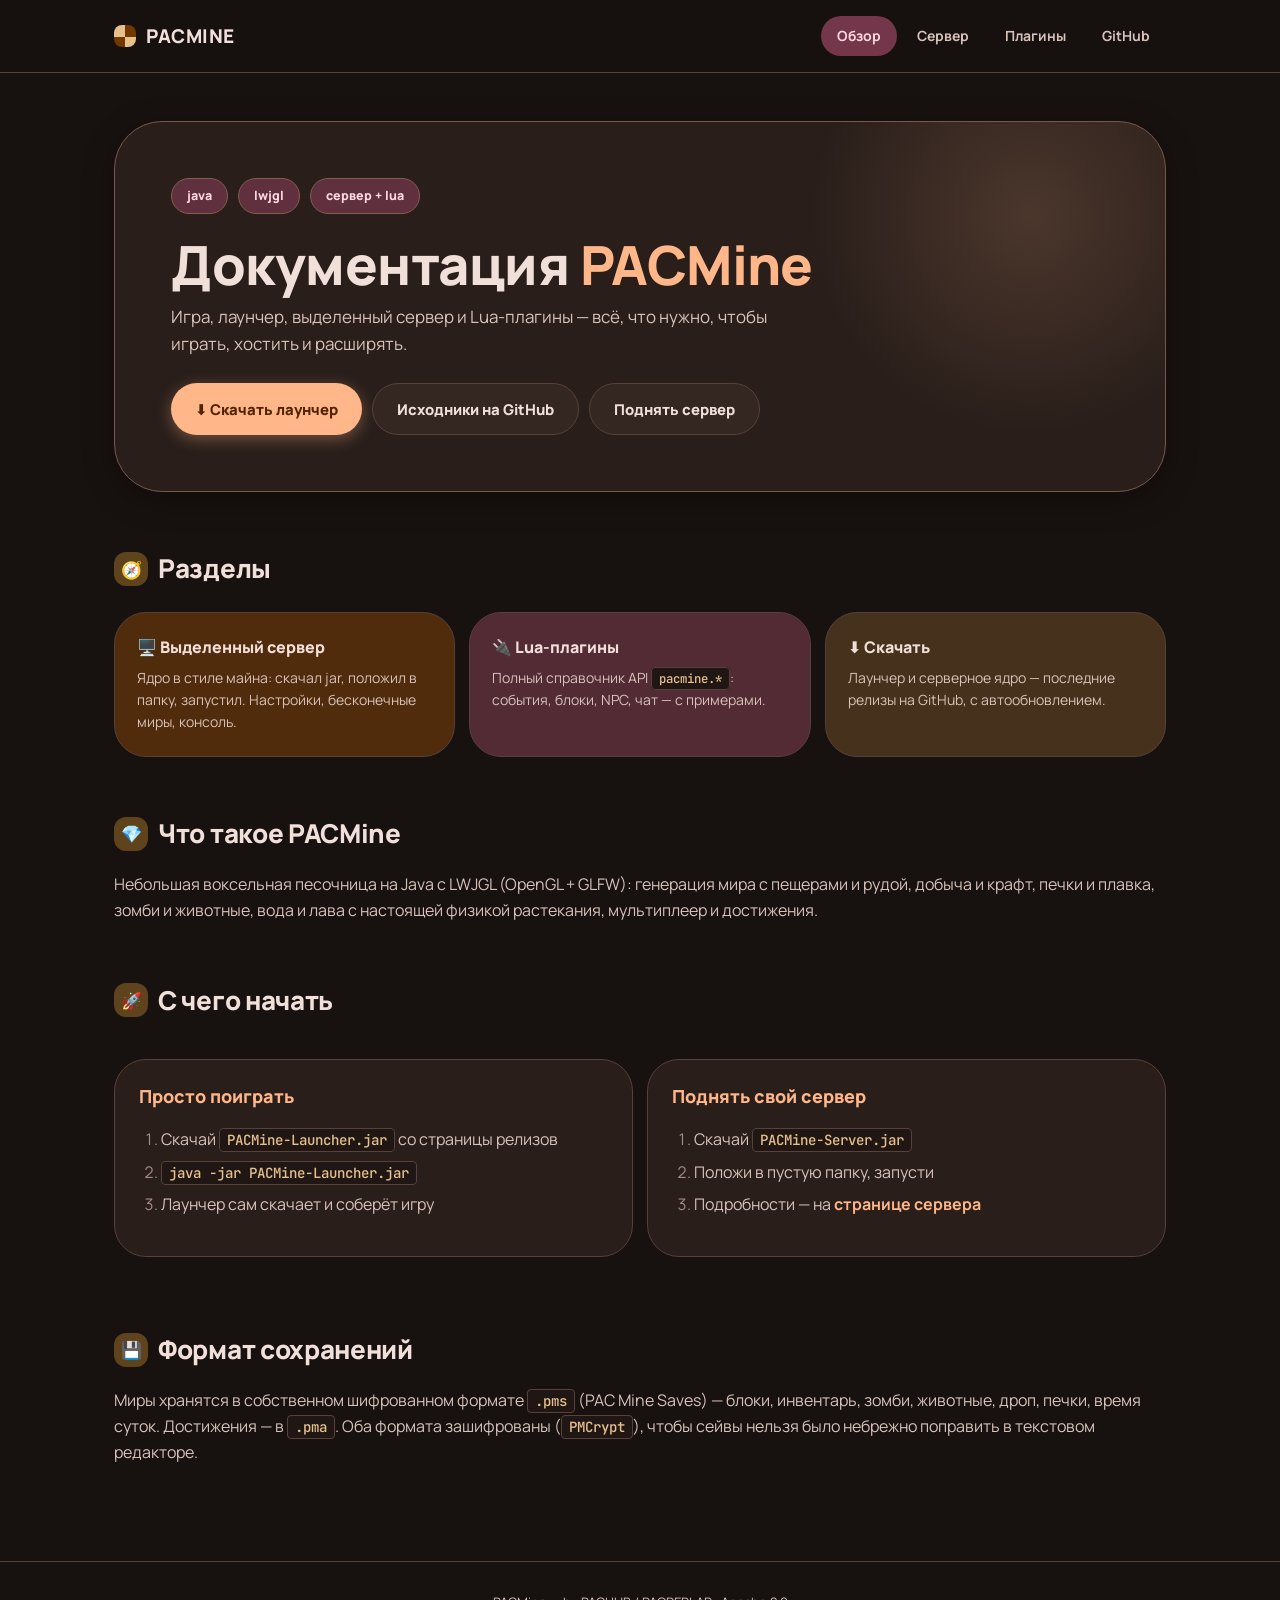
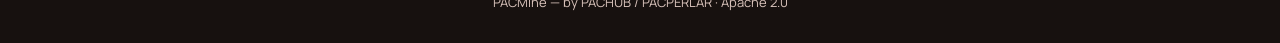
<file: docs/index.html>
<!doctype html>
<html lang="ru">
<head>
<meta charset="utf-8">
<meta name="viewport" content="width=device-width, initial-scale=1">
<title>PACMine — документация</title>
<link rel="stylesheet" href="style.css">
</head>
<body>
<header><div class="hrow">
  <div class="logo"><span class="px"></span>PACMINE</div>
  <nav>
    <a href="index.html" class="active">Обзор</a>
    <a href="server.html">Сервер</a>
    <a href="plugins.html">Плагины</a>
    <a href="https://github.com/PacHub228/PACMine" target="_blank">GitHub</a>
  </nav>
</div></header>

<div class="wrap">
  <div class="hero">
    <div class="hero-box">
      <div class="chips">
        <span class="chip">java</span>
        <span class="chip">lwjgl</span>
        <span class="chip">сервер + lua</span>
      </div>
      <h1>Документация <span class="accent">PACMine</span></h1>
      <p class="lead">Игра, лаунчер, выделенный сервер и Lua-плагины — всё, что нужно, чтобы играть, хостить и расширять.</p>
      <div class="btn-row">
        <a class="btn btn-pri" href="https://github.com/PacHub228/PACMine/releases" target="_blank">⬇ Скачать лаунчер</a>
        <a class="btn btn-ton" href="https://github.com/PacHub228/PACMine" target="_blank">Исходники на GitHub</a>
        <a class="btn btn-ton" href="server.html">Поднять сервер</a>
      </div>
    </div>
  </div>

  <h2><span class="ic">🧭</span>Разделы</h2>
  <div class="grid">
    <a class="tile t-primary" href="server.html">
      <h3>🖥️ Выделенный сервер</h3>
      <p>Ядро в стиле майна: скачал jar, положил в папку, запустил. Настройки, бесконечные миры, консоль.</p>
    </a>
    <a class="tile t-secondary" href="plugins.html">
      <h3>🔌 Lua-плагины</h3>
      <p>Полный справочник API <code>pacmine.*</code>: события, блоки, NPC, чат — с примерами.</p>
    </a>
    <a class="tile t-tertiary" href="https://github.com/PacHub228/PACMine/releases" target="_blank">
      <h3>⬇️ Скачать</h3>
      <p>Лаунчер и серверное ядро — последние релизы на GitHub, с автообновлением.</p>
    </a>
  </div>

  <h2><span class="ic">💎</span>Что такое PACMine</h2>
  <p>
    Небольшая воксельная песочница на Java с LWJGL (OpenGL + GLFW): генерация мира с пещерами и рудой,
    добыча и крафт, печки и плавка, зомби и животные, вода и лава с настоящей физикой растекания,
    мультиплеер и достижения.
  </p>

  <h2><span class="ic">🚀</span>С чего начать</h2>
  <div class="grid two">
    <div class="card">
      <h3>Просто поиграть</h3>
      <ol>
        <li>Скачай <code>PACMine-Launcher.jar</code> со страницы релизов</li>
        <li><code>java -jar PACMine-Launcher.jar</code></li>
        <li>Лаунчер сам скачает и соберёт игру</li>
      </ol>
    </div>
    <div class="card">
      <h3>Поднять свой сервер</h3>
      <ol>
        <li>Скачай <code>PACMine-Server.jar</code></li>
        <li>Положи в пустую папку, запусти</li>
        <li>Подробности — на <a class="link" href="server.html">странице сервера</a></li>
      </ol>
    </div>
  </div>

  <h2><span class="ic">💾</span>Формат сохранений</h2>
  <p>
    Миры хранятся в собственном шифрованном формате <code>.pms</code> (PAC Mine Saves) — блоки, инвентарь,
    зомби, животные, дроп, печки, время суток. Достижения — в <code>.pma</code>. Оба формата зашифрованы
    (<code>PMCrypt</code>), чтобы сейвы нельзя было небрежно поправить в текстовом редакторе.
  </p>
</div>

<footer>PACMine — by PACHUB / PACPERLAR · <a href="https://github.com/PacHub228/PACMine/blob/main/LICENSE">Apache 2.0</a></footer>
</body>
</html>
</file>
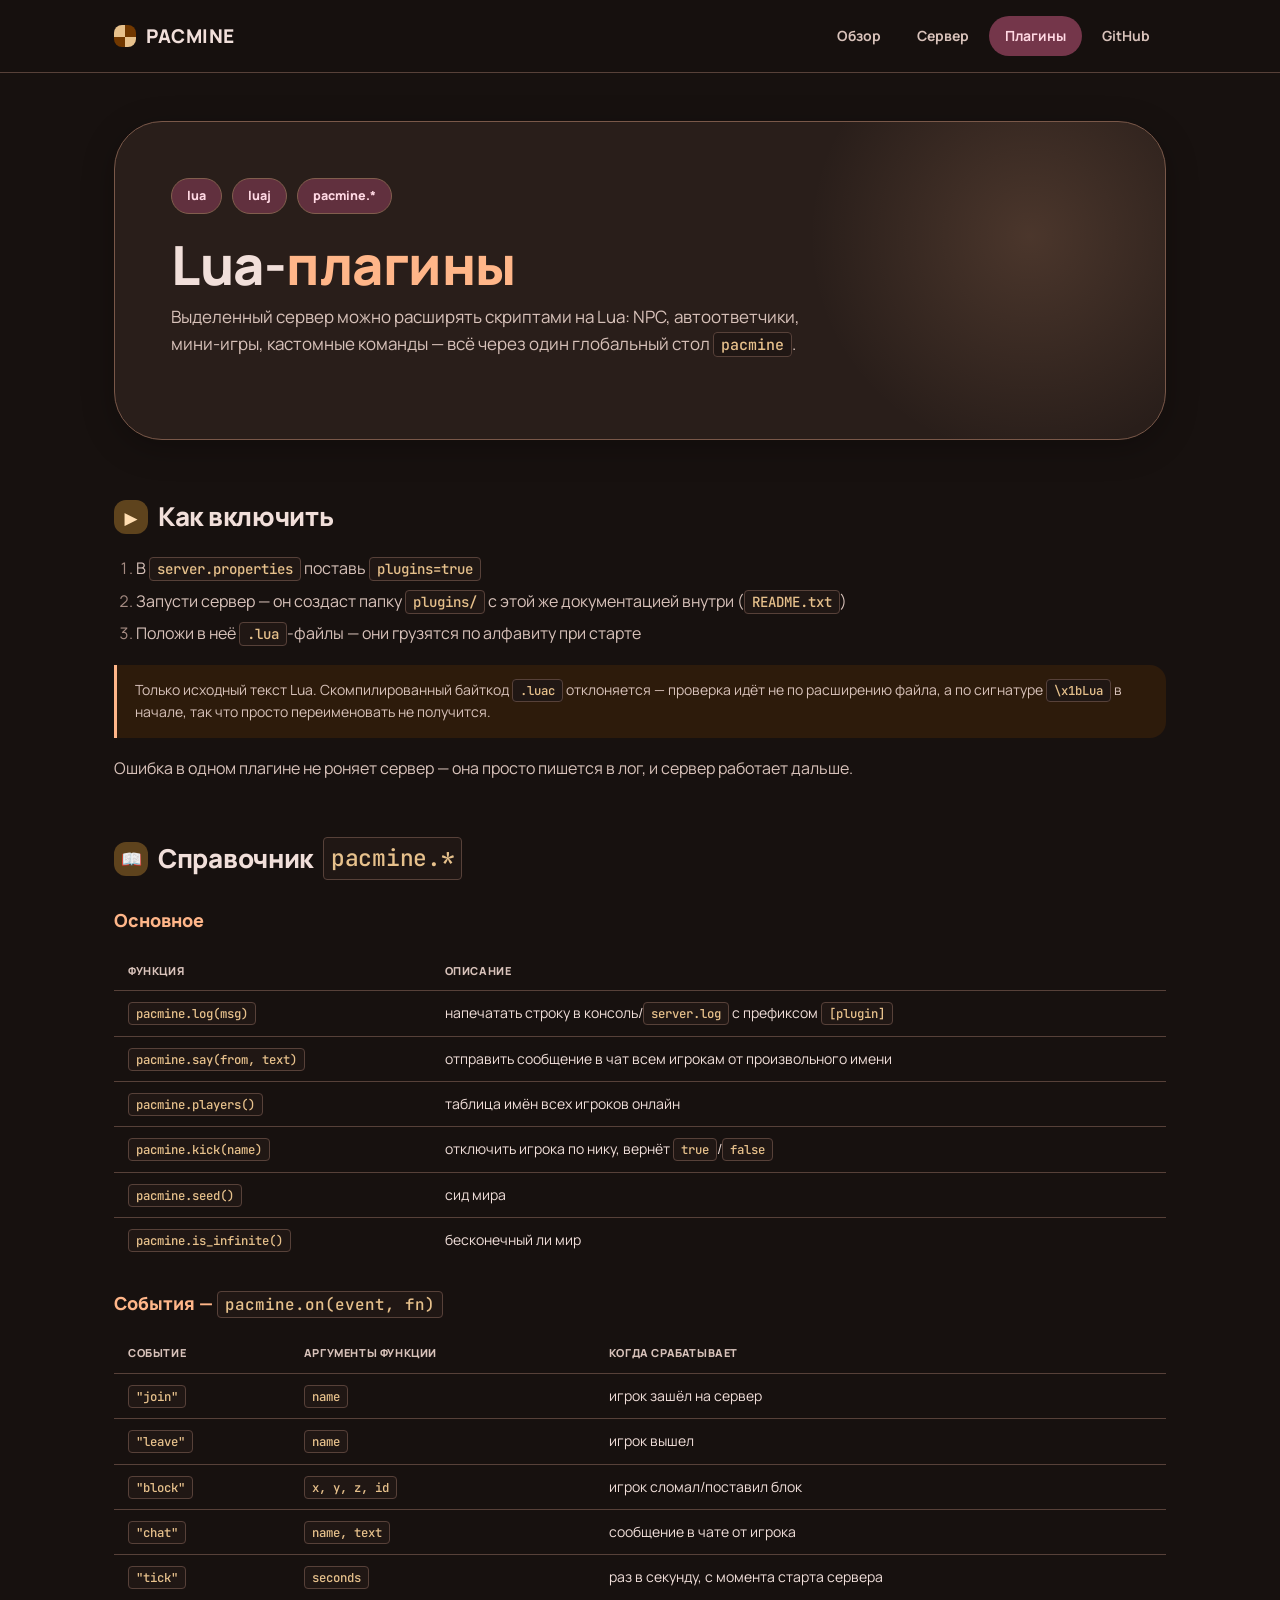
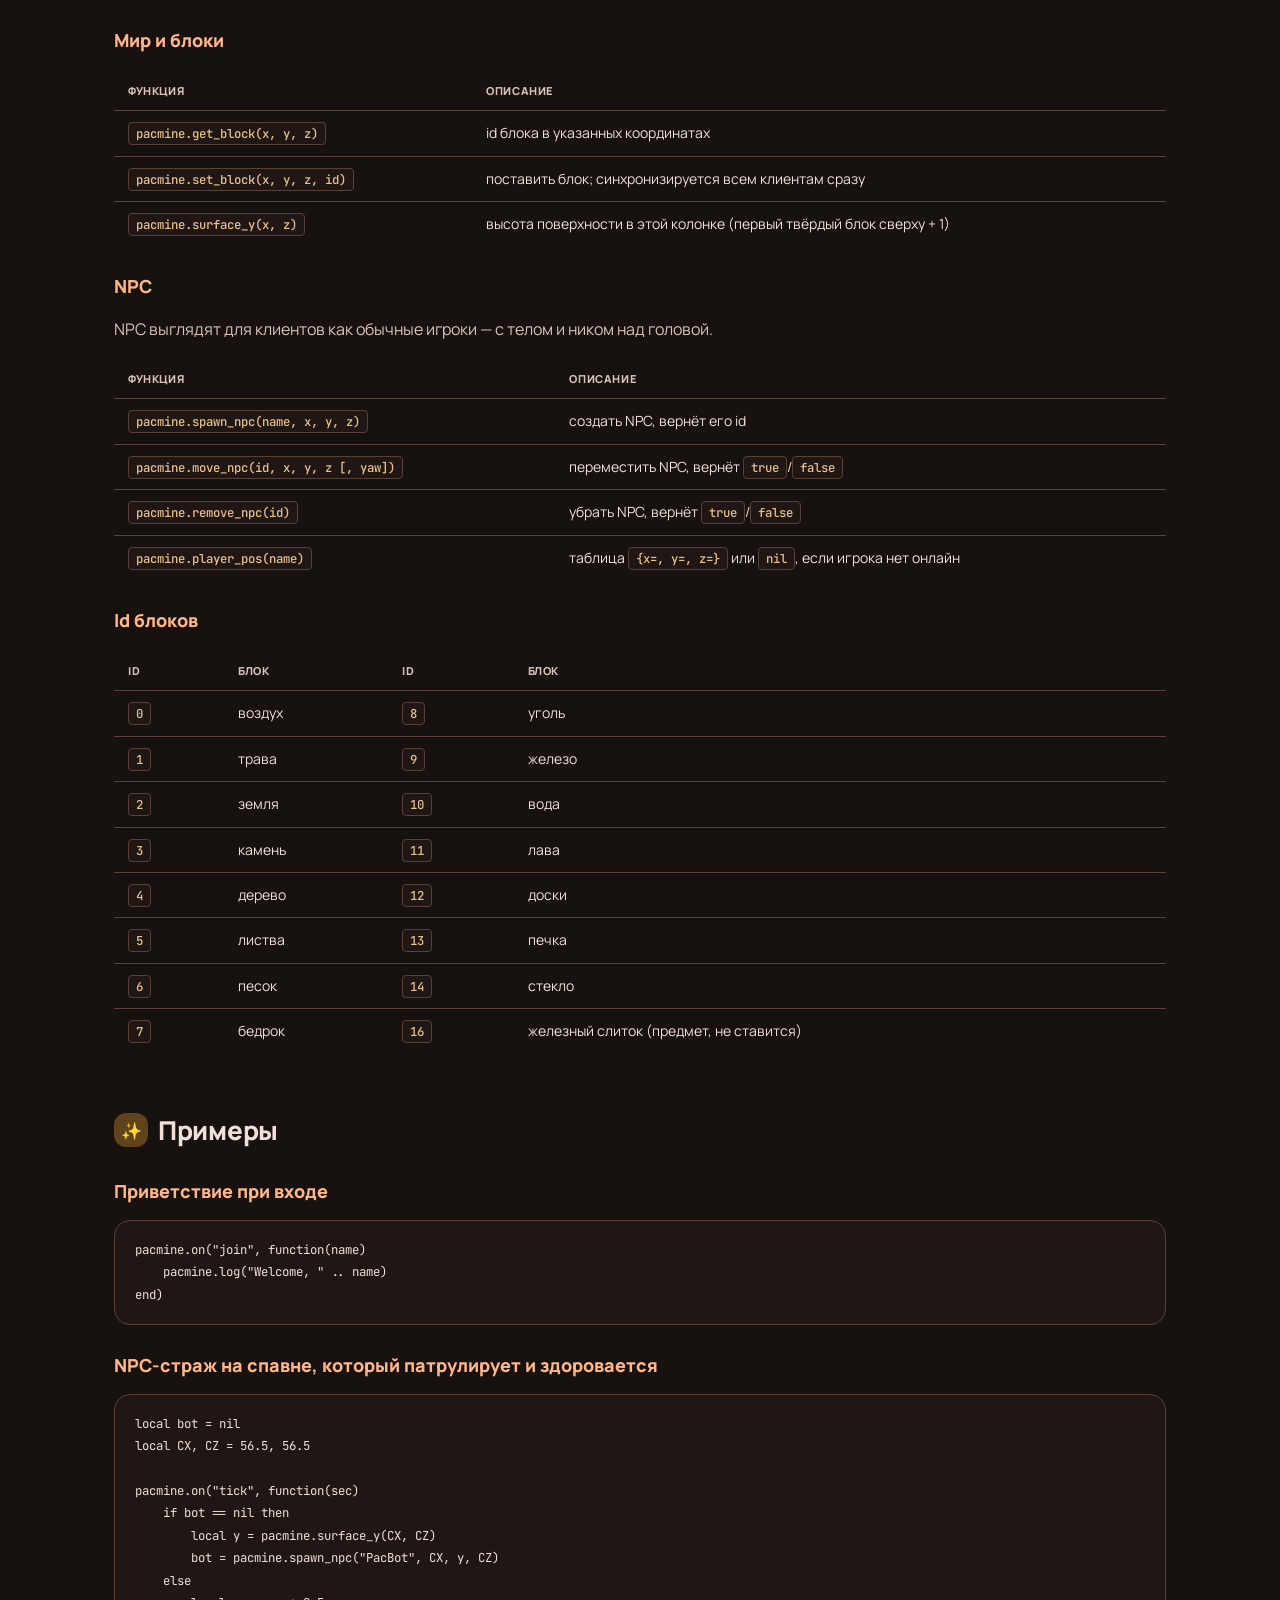
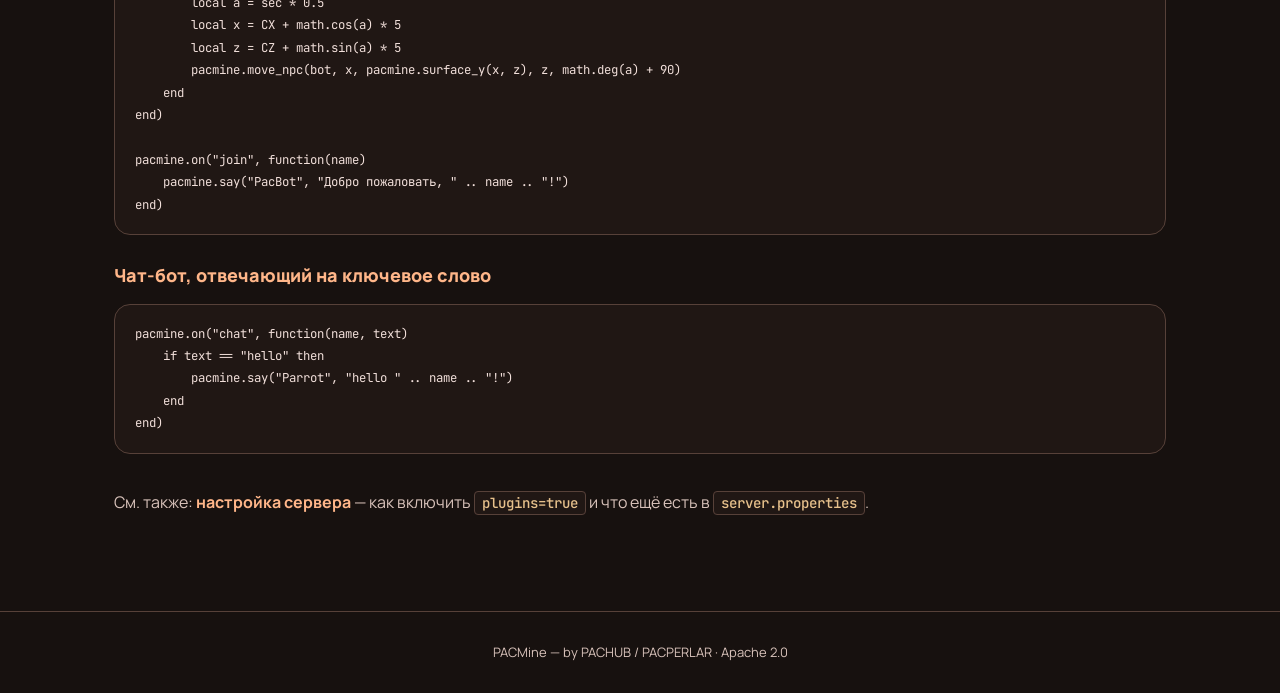
<file: docs/plugins.html>
<!doctype html>
<html lang="ru">
<head>
<meta charset="utf-8">
<meta name="viewport" content="width=device-width, initial-scale=1">
<title>PACMine — Lua-плагины</title>
<link rel="stylesheet" href="style.css">
</head>
<body>
<header><div class="hrow">
  <div class="logo"><span class="px"></span>PACMINE</div>
  <nav>
    <a href="index.html">Обзор</a>
    <a href="server.html">Сервер</a>
    <a href="plugins.html" class="active">Плагины</a>
    <a href="https://github.com/PacHub228/PACMine" target="_blank">GitHub</a>
  </nav>
</div></header>

<div class="wrap">
  <div class="hero">
    <div class="hero-box">
      <div class="chips">
        <span class="chip">lua</span>
        <span class="chip">luaj</span>
        <span class="chip">pacmine.*</span>
      </div>
      <h1>Lua-<span class="accent">плагины</span></h1>
      <p class="lead">
        Выделенный сервер можно расширять скриптами на Lua: NPC, автоответчики, мини-игры, кастомные команды —
        всё через один глобальный стол <code>pacmine</code>.
      </p>
    </div>
  </div>

  <h2><span class="ic">▶</span>Как включить</h2>
  <ol>
    <li>В <code>server.properties</code> поставь <code>plugins=true</code></li>
    <li>Запусти сервер — он создаст папку <code>plugins/</code> с этой же документацией внутри (<code>README.txt</code>)</li>
    <li>Положи в неё <code>.lua</code>-файлы — они грузятся по алфавиту при старте</li>
  </ol>
  <div class="note">
    Только исходный текст Lua. Скомпилированный байткод <code>.luac</code> отклоняется — проверка идёт
    не по расширению файла, а по сигнатуре <code>\x1bLua</code> в начале, так что просто переименовать не получится.
  </div>
  <p>Ошибка в одном плагине не роняет сервер — она просто пишется в лог, и сервер работает дальше.</p>

  <h2><span class="ic">📖</span>Справочник <code>pacmine.*</code></h2>

  <h3>Основное</h3>
  <table>
    <tr><th>Функция</th><th>Описание</th></tr>
    <tr><td><code>pacmine.log(msg)</code></td><td>напечатать строку в консоль/<code>server.log</code> с префиксом <code>[plugin]</code></td></tr>
    <tr><td><code>pacmine.say(from, text)</code></td><td>отправить сообщение в чат всем игрокам от произвольного имени</td></tr>
    <tr><td><code>pacmine.players()</code></td><td>таблица имён всех игроков онлайн</td></tr>
    <tr><td><code>pacmine.kick(name)</code></td><td>отключить игрока по нику, вернёт <code>true</code>/<code>false</code></td></tr>
    <tr><td><code>pacmine.seed()</code></td><td>сид мира</td></tr>
    <tr><td><code>pacmine.is_infinite()</code></td><td>бесконечный ли мир</td></tr>
  </table>

  <h3>События — <code>pacmine.on(event, fn)</code></h3>
  <table>
    <tr><th>Событие</th><th>Аргументы функции</th><th>Когда срабатывает</th></tr>
    <tr><td><code>"join"</code></td><td><code>name</code></td><td>игрок зашёл на сервер</td></tr>
    <tr><td><code>"leave"</code></td><td><code>name</code></td><td>игрок вышел</td></tr>
    <tr><td><code>"block"</code></td><td><code>x, y, z, id</code></td><td>игрок сломал/поставил блок</td></tr>
    <tr><td><code>"chat"</code></td><td><code>name, text</code></td><td>сообщение в чате от игрока</td></tr>
    <tr><td><code>"tick"</code></td><td><code>seconds</code></td><td>раз в секунду, с момента старта сервера</td></tr>
  </table>

  <h3>Мир и блоки</h3>
  <table>
    <tr><th>Функция</th><th>Описание</th></tr>
    <tr><td><code>pacmine.get_block(x, y, z)</code></td><td>id блока в указанных координатах</td></tr>
    <tr><td><code>pacmine.set_block(x, y, z, id)</code></td><td>поставить блок; синхронизируется всем клиентам сразу</td></tr>
    <tr><td><code>pacmine.surface_y(x, z)</code></td><td>высота поверхности в этой колонке (первый твёрдый блок сверху + 1)</td></tr>
  </table>

  <h3>NPC</h3>
  <p>NPC выглядят для клиентов как обычные игроки — с телом и ником над головой.</p>
  <table>
    <tr><th>Функция</th><th>Описание</th></tr>
    <tr><td><code>pacmine.spawn_npc(name, x, y, z)</code></td><td>создать NPC, вернёт его id</td></tr>
    <tr><td><code>pacmine.move_npc(id, x, y, z [, yaw])</code></td><td>переместить NPC, вернёт <code>true</code>/<code>false</code></td></tr>
    <tr><td><code>pacmine.remove_npc(id)</code></td><td>убрать NPC, вернёт <code>true</code>/<code>false</code></td></tr>
    <tr><td><code>pacmine.player_pos(name)</code></td><td>таблица <code>{x=, y=, z=}</code> или <code>nil</code>, если игрока нет онлайн</td></tr>
  </table>

  <h3>Id блоков</h3>
  <table>
    <tr><th>Id</th><th>Блок</th><th>Id</th><th>Блок</th></tr>
    <tr><td><code>0</code></td><td>воздух</td><td><code>8</code></td><td>уголь</td></tr>
    <tr><td><code>1</code></td><td>трава</td><td><code>9</code></td><td>железо</td></tr>
    <tr><td><code>2</code></td><td>земля</td><td><code>10</code></td><td>вода</td></tr>
    <tr><td><code>3</code></td><td>камень</td><td><code>11</code></td><td>лава</td></tr>
    <tr><td><code>4</code></td><td>дерево</td><td><code>12</code></td><td>доски</td></tr>
    <tr><td><code>5</code></td><td>листва</td><td><code>13</code></td><td>печка</td></tr>
    <tr><td><code>6</code></td><td>песок</td><td><code>14</code></td><td>стекло</td></tr>
    <tr><td><code>7</code></td><td>бедрок</td><td><code>16</code></td><td>железный слиток (предмет, не ставится)</td></tr>
  </table>

  <h2><span class="ic">✨</span>Примеры</h2>

  <h3>Приветствие при входе</h3>
  <pre><code>pacmine.on("join", function(name)
    pacmine.log("Welcome, " .. name)
end)</code></pre>

  <h3>NPC-страж на спавне, который патрулирует и здоровается</h3>
  <pre><code>local bot = nil
local CX, CZ = 56.5, 56.5

pacmine.on("tick", function(sec)
    if bot == nil then
        local y = pacmine.surface_y(CX, CZ)
        bot = pacmine.spawn_npc("PacBot", CX, y, CZ)
    else
        local a = sec * 0.5
        local x = CX + math.cos(a) * 5
        local z = CZ + math.sin(a) * 5
        pacmine.move_npc(bot, x, pacmine.surface_y(x, z), z, math.deg(a) + 90)
    end
end)

pacmine.on("join", function(name)
    pacmine.say("PacBot", "Добро пожаловать, " .. name .. "!")
end)</code></pre>

  <h3>Чат-бот, отвечающий на ключевое слово</h3>
  <pre><code>pacmine.on("chat", function(name, text)
    if text == "hello" then
        pacmine.say("Parrot", "hello " .. name .. "!")
    end
end)</code></pre>

  <p style="margin-top:36px">
    См. также: <a class="link" href="server.html">настройка сервера</a> — как включить <code>plugins=true</code>
    и что ещё есть в <code>server.properties</code>.
  </p>
</div>

<footer>PACMine — by PACHUB / PACPERLAR · <a href="https://github.com/PacHub228/PACMine/blob/main/LICENSE">Apache 2.0</a></footer>
</body>
</html>
</file>
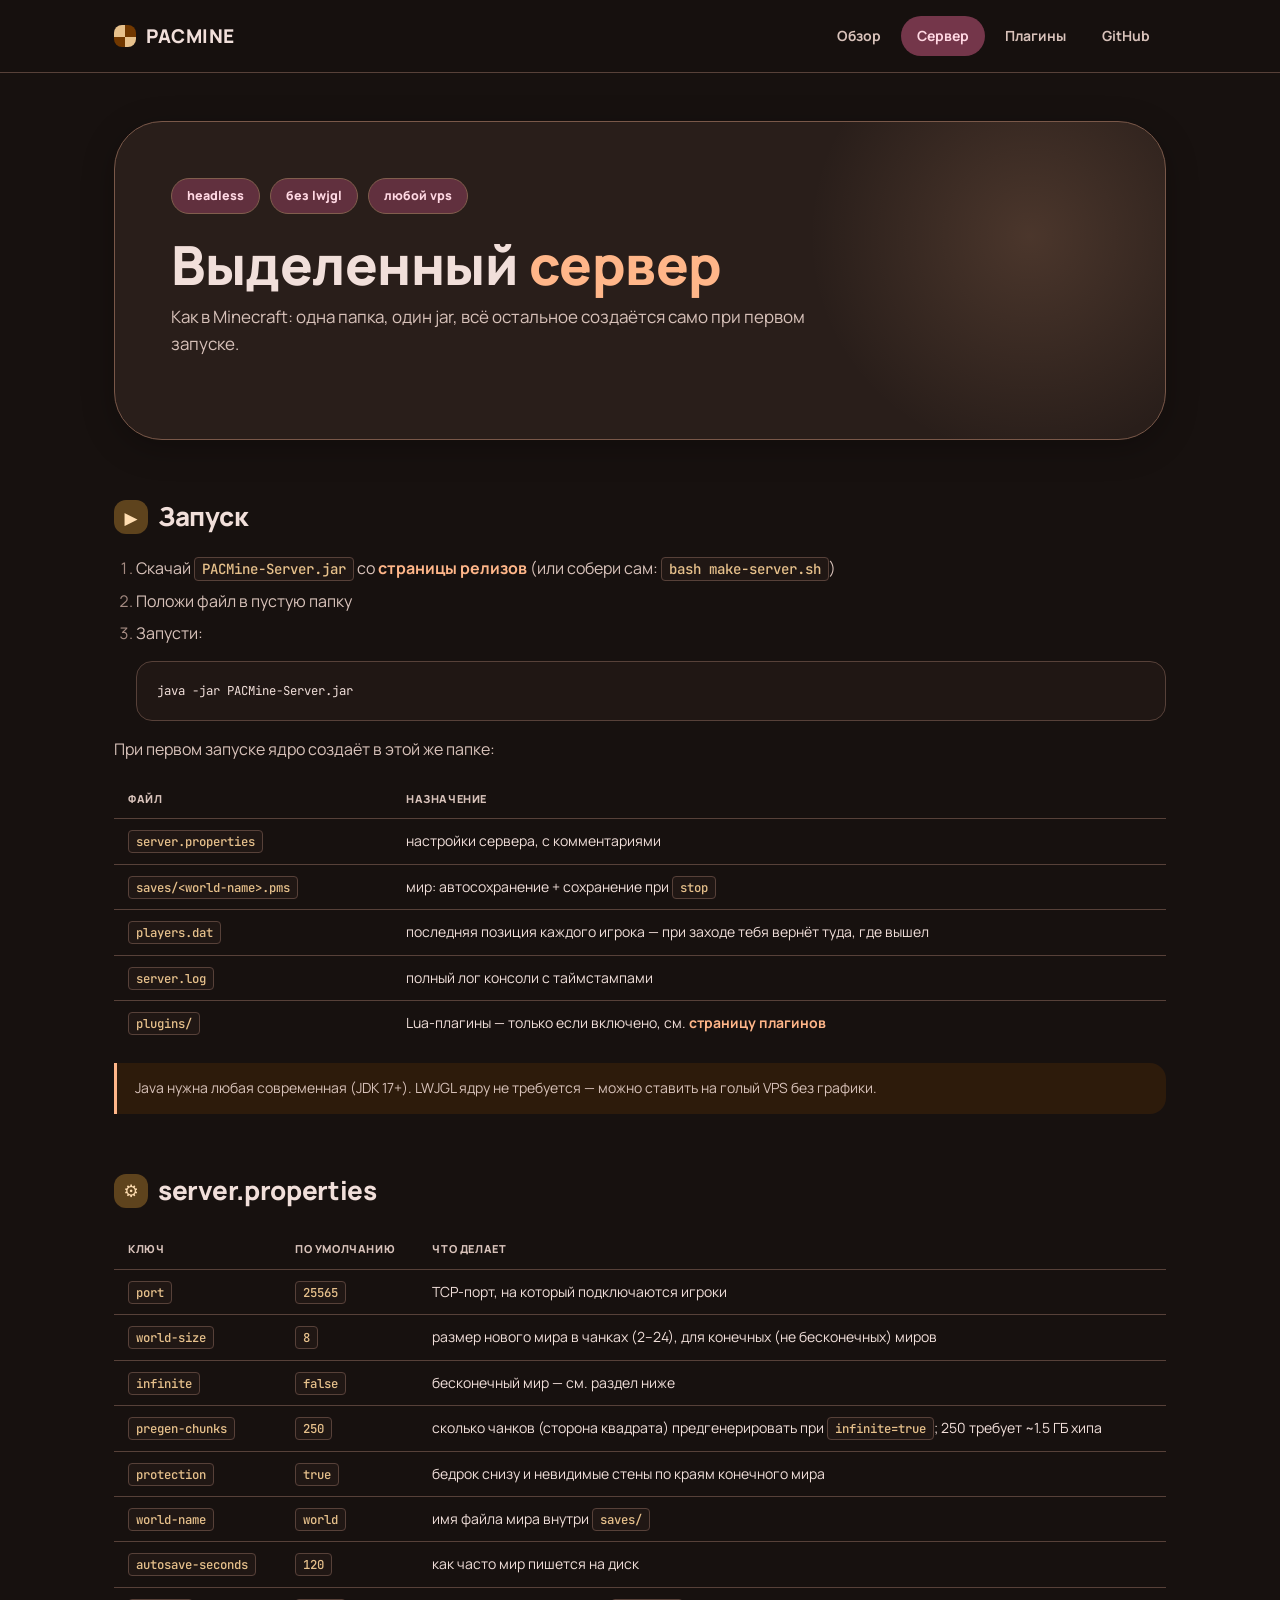
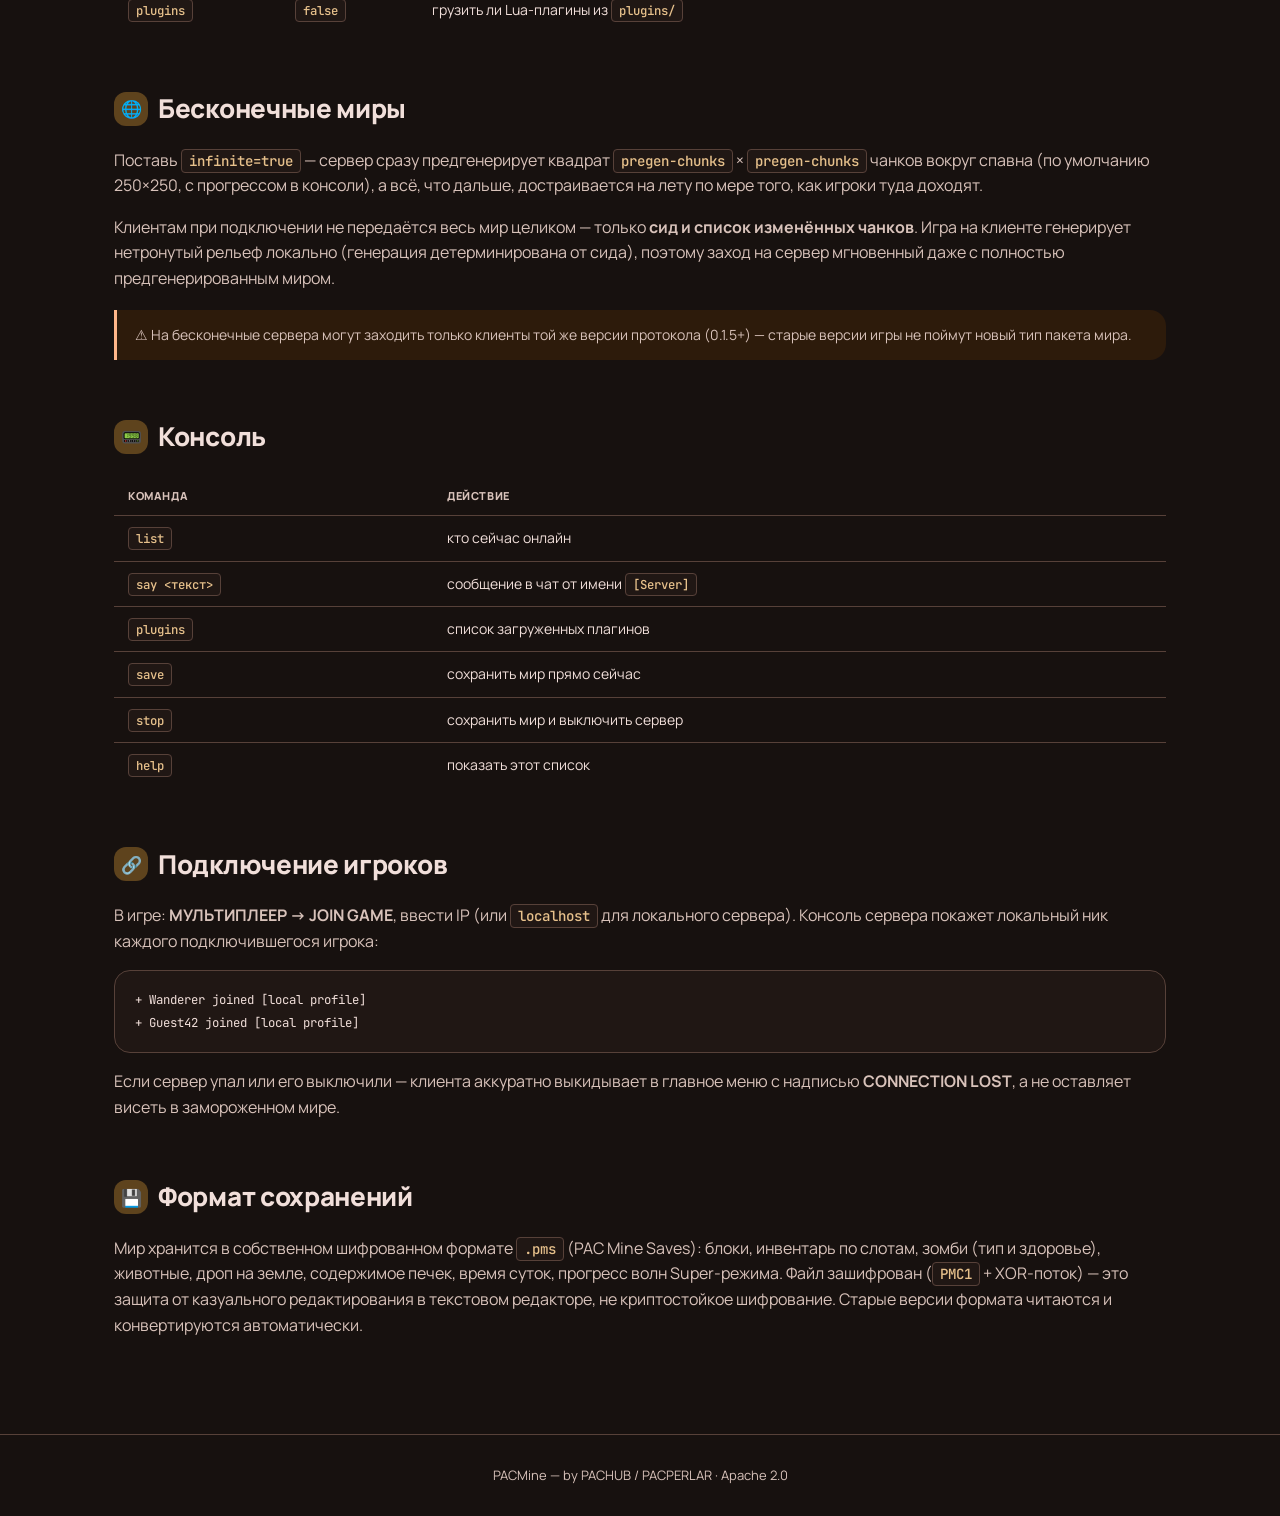
<file: docs/server.html>
<!doctype html>
<html lang="ru">
<head>
<meta charset="utf-8">
<meta name="viewport" content="width=device-width, initial-scale=1">
<title>PACMine — выделенный сервер</title>
<link rel="stylesheet" href="style.css">
</head>
<body>
<header><div class="hrow">
  <div class="logo"><span class="px"></span>PACMINE</div>
  <nav>
    <a href="index.html">Обзор</a>
    <a href="server.html" class="active">Сервер</a>
    <a href="plugins.html">Плагины</a>
    <a href="https://github.com/PacHub228/PACMine" target="_blank">GitHub</a>
  </nav>
</div></header>

<div class="wrap">
  <div class="hero">
    <div class="hero-box">
      <div class="chips">
        <span class="chip">headless</span>
        <span class="chip">без lwjgl</span>
        <span class="chip">любой vps</span>
      </div>
      <h1>Выделенный <span class="accent">сервер</span></h1>
      <p class="lead">
        Как в Minecraft: одна папка, один jar, всё остальное создаётся само при первом запуске.
      </p>
    </div>
  </div>

  <h2><span class="ic">▶</span>Запуск</h2>
  <ol>
    <li>Скачай <code>PACMine-Server.jar</code> со <a class="link" href="https://github.com/PacHub228/PACMine/releases" target="_blank">страницы релизов</a>
      (или собери сам: <code>bash make-server.sh</code>)</li>
    <li>Положи файл в пустую папку</li>
    <li>Запусти:
      <pre><code>java -jar PACMine-Server.jar</code></pre>
    </li>
  </ol>
  <p>При первом запуске ядро создаёт в этой же папке:</p>
  <table>
    <tr><th>Файл</th><th>Назначение</th></tr>
    <tr><td><code>server.properties</code></td><td>настройки сервера, с комментариями</td></tr>
    <tr><td><code>saves/&lt;world-name&gt;.pms</code></td><td>мир: автосохранение + сохранение при <code>stop</code></td></tr>
    <tr><td><code>players.dat</code></td><td>последняя позиция каждого игрока — при заходе тебя вернёт туда, где вышел</td></tr>
    <tr><td><code>server.log</code></td><td>полный лог консоли с таймстампами</td></tr>
    <tr><td><code>plugins/</code></td><td>Lua-плагины — только если включено, см. <a class="link" href="plugins.html">страницу плагинов</a></td></tr>
  </table>
  <div class="note">Java нужна любая современная (JDK 17+). LWJGL ядру не требуется — можно ставить на голый VPS без графики.</div>

  <h2><span class="ic">⚙</span>server.properties</h2>
  <table>
    <tr><th>Ключ</th><th>По умолчанию</th><th>Что делает</th></tr>
    <tr><td><code>port</code></td><td><code>25565</code></td><td>TCP-порт, на который подключаются игроки</td></tr>
    <tr><td><code>world-size</code></td><td><code>8</code></td><td>размер нового мира в чанках (2–24), для конечных (не бесконечных) миров</td></tr>
    <tr><td><code>infinite</code></td><td><code>false</code></td><td>бесконечный мир — см. раздел ниже</td></tr>
    <tr><td><code>pregen-chunks</code></td><td><code>250</code></td><td>сколько чанков (сторона квадрата) предгенерировать при <code>infinite=true</code>; 250 требует ~1.5 ГБ хипа</td></tr>
    <tr><td><code>protection</code></td><td><code>true</code></td><td>бедрок снизу и невидимые стены по краям конечного мира</td></tr>
    <tr><td><code>world-name</code></td><td><code>world</code></td><td>имя файла мира внутри <code>saves/</code></td></tr>
    <tr><td><code>autosave-seconds</code></td><td><code>120</code></td><td>как часто мир пишется на диск</td></tr>
    <tr><td><code>plugins</code></td><td><code>false</code></td><td>грузить ли Lua-плагины из <code>plugins/</code></td></tr>
  </table>

  <h2><span class="ic">🌐</span>Бесконечные миры</h2>
  <p>
    Поставь <code>infinite=true</code> — сервер сразу предгенерирует квадрат
    <code>pregen-chunks</code>&nbsp;×&nbsp;<code>pregen-chunks</code> чанков вокруг спавна (по умолчанию 250×250,
    с прогрессом в консоли), а всё, что дальше, достраивается на лету по мере того, как игроки туда доходят.
  </p>
  <p>
    Клиентам при подключении не передаётся весь мир целиком — только <b>сид и список изменённых чанков</b>.
    Игра на клиенте генерирует нетронутый рельеф локально (генерация детерминирована от сида), поэтому заход
    на сервер мгновенный даже с полностью предгенерированным миром.
  </p>
  <div class="note">
    ⚠️ На бесконечные сервера могут заходить только клиенты той же версии протокола (0.1.5+) —
    старые версии игры не поймут новый тип пакета мира.
  </div>

  <h2><span class="ic">📟</span>Консоль</h2>
  <table>
    <tr><th>Команда</th><th>Действие</th></tr>
    <tr><td><code>list</code></td><td>кто сейчас онлайн</td></tr>
    <tr><td><code>say &lt;текст&gt;</code></td><td>сообщение в чат от имени <code>[Server]</code></td></tr>
    <tr><td><code>plugins</code></td><td>список загруженных плагинов</td></tr>
    <tr><td><code>save</code></td><td>сохранить мир прямо сейчас</td></tr>
    <tr><td><code>stop</code></td><td>сохранить мир и выключить сервер</td></tr>
    <tr><td><code>help</code></td><td>показать этот список</td></tr>
  </table>

  <h2><span class="ic">🔗</span>Подключение игроков</h2>
  <p>
    В игре: <b>МУЛЬТИПЛЕЕР → JOIN GAME</b>, ввести IP (или <code>localhost</code> для локального сервера).
    Консоль сервера покажет локальный ник каждого подключившегося игрока:
  </p>
  <pre><code>+ Wanderer joined [local profile]
+ Guest42 joined [local profile]</code></pre>
  <p>
    Если сервер упал или его выключили — клиента аккуратно выкидывает в главное меню с надписью
    <b>CONNECTION LOST</b>, а не оставляет висеть в замороженном мире.
  </p>

  <h2><span class="ic">💾</span>Формат сохранений</h2>
  <p>
    Мир хранится в собственном шифрованном формате <code>.pms</code> (PAC Mine Saves): блоки, инвентарь по слотам,
    зомби (тип и здоровье), животные, дроп на земле, содержимое печек, время суток, прогресс волн Super-режима.
    Файл зашифрован (<code>PMC1</code> + XOR-поток) — это защита от казуального редактирования в текстовом
    редакторе, не криптостойкое шифрование. Старые версии формата читаются и конвертируются автоматически.
  </p>
</div>

<footer>PACMine — by PACHUB / PACPERLAR · <a href="https://github.com/PacHub228/PACMine/blob/main/LICENSE">Apache 2.0</a></footer>
</body>
</html>
</file>
<file: docs/style.css>
@import url('https://fonts.googleapis.com/css2?family=Manrope:wght@400;500;600;700;800;900&family=JetBrains+Mono:wght@500;700&display=swap');

:root {
  --r-xs: 4px; --r-sm: 8px; --r-md: 12px; --r-lg: 16px; --r-xl: 28px; --r-2xl: 32px; --r-3xl: 48px; --r-full: 9999px;

  --c-orange: #f6a14e; --c-coral: #ea7466; --c-pink: #e94e87; --c-peach: #3b2721;
  --c-primary: #ffb689; --c-on-primary: #512400; --c-primary-container: #713800; --c-on-primary-container: #ffdbc7;
  --c-secondary: #ffb0c7; --c-on-secondary: #552033; --c-secondary-container: #74364a; --c-on-secondary-container: #ffd8e3;
  --c-tertiary: #e7c18c; --c-on-tertiary: #422c08; --c-tertiary-container: #5e431d; --c-on-tertiary-container: #ffddb1;
  --c-surface: #17110f; --c-on-surface: #f1dfda; --c-on-surface-v: #d8c2ba;
  --c-surface-lo: #201714; --c-surface-md: #291e1a; --c-surface-hi: #342620; --c-surface-xhi: #423129;
  --c-outline: #a58b82; --c-outline-v: #574139;

  --f-brand: "Manrope", system-ui, sans-serif;
  --f-mono: "JetBrains Mono", Consolas, monospace;
}
* { box-sizing: border-box; }
html { scroll-behavior: smooth; }
body {
  margin: 0; min-height: 100dvh; background: var(--c-surface); color: var(--c-on-surface);
  font-family: var(--f-brand); font-size: 16px; line-height: 1.6; -webkit-font-smoothing: antialiased;
  overflow-x: hidden;
}
::selection { background: var(--c-primary); color: var(--c-on-primary); }
a { color: inherit; text-decoration: none; }
a.link { color: var(--c-primary); font-weight: 700; }
a.link:hover { text-decoration: underline; }

header {
  position: sticky; top: 0; z-index: 10;
  background: color-mix(in srgb, var(--c-surface) 88%, transparent);
  backdrop-filter: blur(10px); border-bottom: 1px solid var(--c-outline-v);
}
.hrow {
  max-width: 1100px; margin: 0 auto; padding: 16px 24px;
  display: flex; justify-content: space-between; align-items: center; flex-wrap: wrap; gap: 10px;
}
.logo {
  display: flex; align-items: center; gap: 10px;
  font-weight: 900; font-size: 19px; letter-spacing: .5px; color: var(--c-on-surface);
}
.logo .px {
  width: 22px; height: 22px; border-radius: var(--r-sm);
  background: conic-gradient(from 90deg at 50% 55%, var(--c-tertiary) 0 25%, var(--c-primary-container) 0 50%, var(--c-tertiary) 0 75%, var(--c-primary-container) 0);
}
nav { display: flex; align-items: center; gap: 4px; }
nav a {
  color: var(--c-on-surface-v); font-weight: 700; font-size: 14px;
  padding: 9px 16px; border-radius: var(--r-full); transition: background .2s, color .2s;
}
nav a:hover { background: var(--c-surface-hi); color: var(--c-on-surface); text-decoration: none; }
nav a.active { background: var(--c-secondary-container); color: var(--c-on-secondary-container); }

.wrap { max-width: 1100px; margin: 0 auto; padding: 0 24px 80px; }

.hero {
  padding: 48px 0 12px;
}
.hero-box {
  border-radius: var(--r-3xl); background: var(--c-surface-md);
  border: 1px solid color-mix(in srgb, var(--c-primary) 20%, var(--c-outline-v));
  padding: clamp(28px, 5vw, 56px); position: relative; overflow: hidden;
  box-shadow: 0 8px 32px rgba(0,0,0,.25);
}
.hero-box::before {
  content: ""; position: absolute; top: -40%; right: -10%; width: min(480px, 70vw); aspect-ratio: 1;
  background: radial-gradient(circle, color-mix(in srgb, var(--c-primary) 16%, transparent), transparent 65%);
  pointer-events: none;
}
.hero-box > * { position: relative; z-index: 1; }

.chips { display: flex; flex-wrap: wrap; gap: 10px; margin-bottom: 22px; }
.chip {
  height: 36px; display: inline-flex; align-items: center; padding: 0 15px;
  border-radius: var(--r-full); border: 1px solid color-mix(in srgb, var(--c-primary) 25%, var(--c-outline-v));
  background: color-mix(in srgb, var(--c-secondary-container) 75%, transparent);
  color: var(--c-on-secondary-container); font-weight: 800; font-size: .78rem;
}

h1 { font-size: clamp(36px, 6vw, 54px); font-weight: 900; line-height: 1.05; margin: 0 0 10px; letter-spacing: -.5px; }
h1 .accent { color: var(--c-primary); }
.lead { color: var(--c-on-surface-v); font-size: 17px; max-width: 640px; margin: 0 0 26px; }

.btn-row { display: flex; flex-wrap: wrap; gap: 10px; }
.btn {
  position: relative; min-height: 52px; display: inline-flex; align-items: center; justify-content: center;
  gap: 8px; padding: 0 24px; border-radius: var(--r-full); font-weight: 800; font-size: .93rem;
  transition: transform .25s cubic-bezier(.2,.8,.2,1), box-shadow .2s, filter .2s;
}
.btn:hover { transform: translateY(-2px); text-decoration: none; }
.btn-pri { background: var(--c-primary); color: var(--c-on-primary); box-shadow: 0 4px 16px color-mix(in srgb, var(--c-primary) 35%, transparent); }
.btn-ton { background: var(--c-surface-hi); color: var(--c-on-surface); border: 1px solid var(--c-outline-v); }
.btn-ton:hover { background: var(--c-surface-xhi); }

h2 {
  display: flex; align-items: center; gap: 10px;
  font-size: 26px; font-weight: 900; margin: 56px 0 18px; letter-spacing: -.3px;
}
h2:first-of-type { margin-top: 44px; }
h2 .ic {
  display: inline-flex; align-items: center; justify-content: center; width: 34px; height: 34px;
  border-radius: var(--r-md); background: var(--c-tertiary-container); color: var(--c-on-tertiary-container);
  font-size: 17px; flex-shrink: 0;
}
h3 { font-size: 18px; font-weight: 800; margin: 26px 0 10px; color: var(--c-primary); }
p { color: var(--c-on-surface-v); }
ul, ol { color: var(--c-on-surface-v); padding-left: 22px; }
li { margin: 7px 0; }
li::marker { color: var(--c-outline); }

code {
  font-family: var(--f-mono); font-size: .88em; font-weight: 500;
  background: var(--c-surface-lo); border: 1px solid var(--c-outline-v); border-radius: var(--r-xs);
  padding: 2px 7px; color: var(--c-tertiary);
}
pre {
  background: var(--c-surface-lo); border: 1px solid var(--c-outline-v); border-radius: var(--r-lg);
  padding: 18px 20px; overflow-x: auto; font-size: 14px;
}
pre code { background: none; border: none; padding: 0; color: var(--c-on-surface); font-weight: 400; }

.grid { display: grid; grid-template-columns: repeat(3, 1fr); gap: 14px; margin: 22px 0; }
.grid.two { grid-template-columns: repeat(2, 1fr); }
@media (max-width: 800px) { .grid, .grid.two { grid-template-columns: 1fr; } }

.tile {
  border-radius: var(--r-2xl); padding: 22px; border: 1px solid var(--c-outline-v);
  transition: transform .25s cubic-bezier(.2,.8,.2,1), box-shadow .25s;
  display: block;
}
.tile:hover { transform: translateY(-4px); box-shadow: 0 12px 40px rgba(0,0,0,.3); text-decoration: none; }
.tile.t-primary { background: color-mix(in srgb, var(--c-primary-container) 55%, var(--c-surface-md)); }
.tile.t-secondary { background: color-mix(in srgb, var(--c-secondary-container) 55%, var(--c-surface-md)); }
.tile.t-tertiary { background: color-mix(in srgb, var(--c-tertiary-container) 55%, var(--c-surface-md)); }
.tile h3 { margin: 0 0 6px; font-size: 16px; color: var(--c-on-surface); }
.tile p { margin: 0; font-size: 14px; color: var(--c-on-surface-v); }

.card {
  background: var(--c-surface-md); border: 1px solid var(--c-outline-v); border-radius: var(--r-2xl);
  padding: 22px 24px; margin: 16px 0;
}
.card h3 { margin-top: 0; }

table { border-collapse: separate; border-spacing: 0; width: 100%; margin: 16px 0; font-size: 14px; }
th, td { text-align: left; padding: 11px 14px; border-bottom: 1px solid var(--c-outline-v); vertical-align: top; }
th { color: var(--c-on-surface-v); font-size: 11px; text-transform: uppercase; letter-spacing: .6px; font-weight: 800; }
td code { white-space: nowrap; }
tr:last-child td { border-bottom: none; }

.note {
  border-left: 3px solid var(--c-primary); background: color-mix(in srgb, var(--c-primary-container) 25%, transparent);
  border-radius: 0 var(--r-lg) var(--r-lg) 0; padding: 14px 18px; color: var(--c-on-surface-v); font-size: 14px; margin: 18px 0;
}

.badge {
  display: inline-flex; align-items: center; height: 34px; padding: 0 16px; margin-bottom: 18px;
  border-radius: var(--r-full); background: color-mix(in srgb, var(--c-tertiary-container) 70%, transparent);
  color: var(--c-on-tertiary-container); font-size: 13px; font-weight: 800;
  border: 1px solid color-mix(in srgb, var(--c-tertiary) 30%, var(--c-outline-v));
}

footer {
  border-top: 1px solid var(--c-outline-v); color: var(--c-on-surface-v); font-size: 13px;
  text-align: center; padding: 30px 20px;
}
</file>
